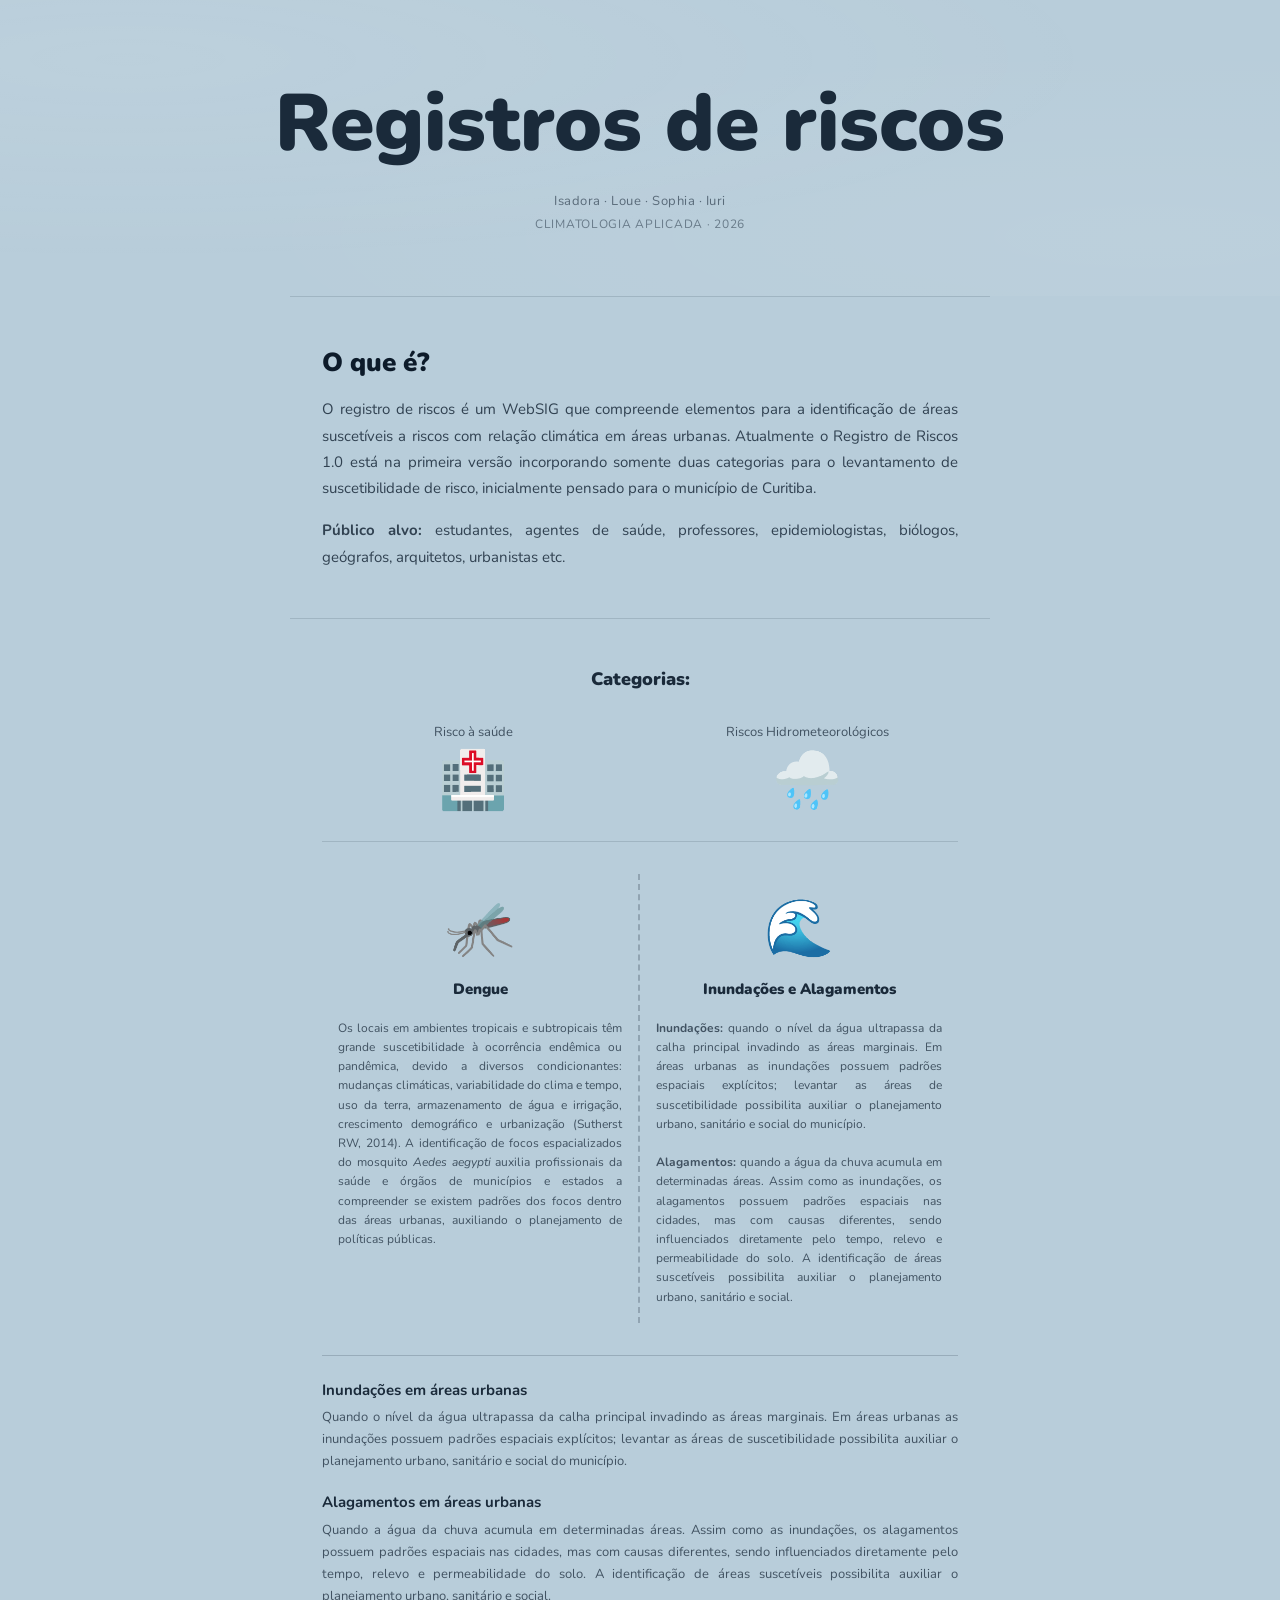
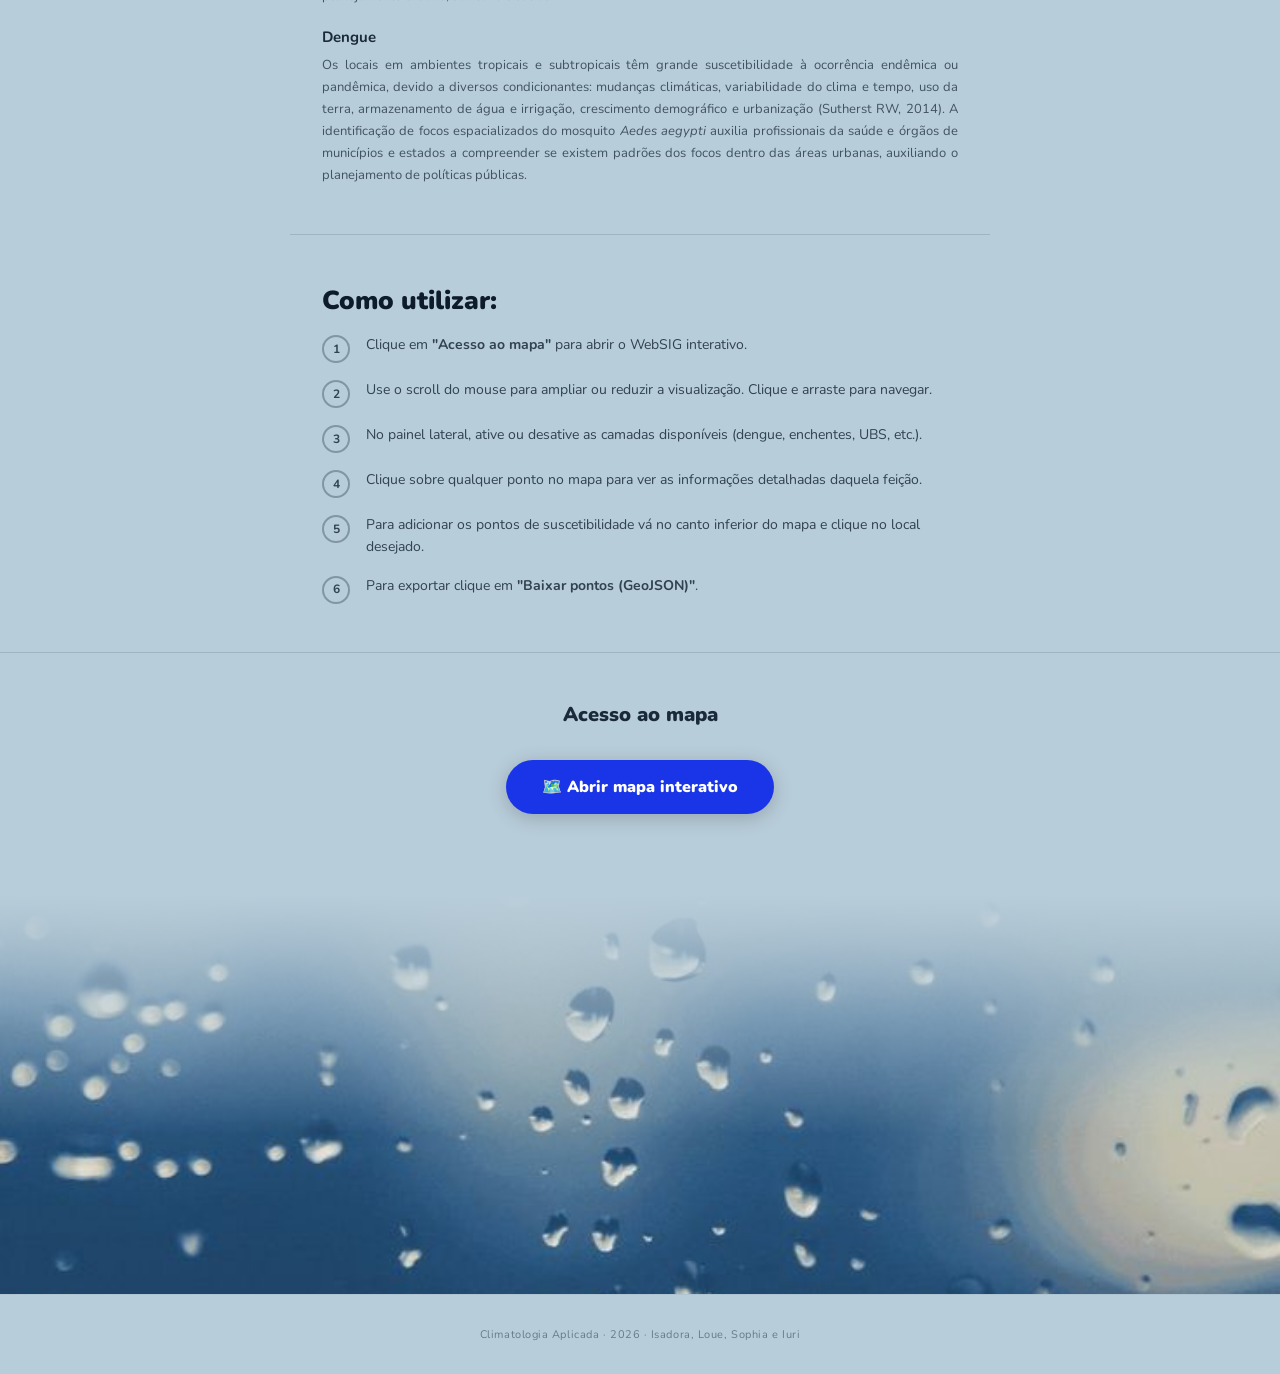
<file: index.html>
<!DOCTYPE html>
<html lang="pt-BR">
<head>
  <meta charset="UTF-8">
  <meta name="viewport" content="width=device-width, initial-scale=1.0">
  <title>Registros de Riscos</title>
  <link href="https://fonts.googleapis.com/css2?family=Nunito:wght@400;700;900&display=swap" rel="stylesheet">
  <style>
    *, *::before, *::after { box-sizing: border-box; margin: 0; padding: 0; }

    body {
      background: #B8CDDA;
      color: #1A2A3A;
      font-family: 'Nunito', sans-serif;
      min-height: 100vh;
    }

    /* HERO */
    .hero {
      text-align: center;
      padding: 5rem 2rem 4rem;
      background: #B8CDDA;
      position: relative;
      overflow: hidden;
    }
    .hero::before {
      content: '';
      position: absolute;
      inset: 0;
      background:
        radial-gradient(ellipse at 10% 20%, rgba(255,255,255,0.06) 0%, transparent 60%),
        radial-gradient(ellipse at 90% 80%, rgba(255,255,255,0.06) 0%, transparent 60%);
      pointer-events: none;
    }
    .hero h1 {
      font-size: clamp(2.8rem, 8vw, 5rem);
      font-weight: 900;
      line-height: 1.1;
      margin-bottom: 1rem;
      position: relative;
    }
    .hero .authors {
      font-size: 13px;
      opacity: 0.6;
      margin-top: 1.5rem;
      letter-spacing: 0.04em;
    }
    .hero .discipline {
      font-size: 12px;
      opacity: 0.5;
      margin-top: 0.4rem;
      letter-spacing: 0.06em;
      text-transform: uppercase;
    }

    /* SECTIONS */
    .section {
      max-width: 700px;
      margin: 0 auto;
      padding: 3rem 2rem;
      border-top: 1px solid rgba(26,42,58,0.15);
    }

    .section-title {
      font-size: 26px;
      font-weight: 900;
      margin-bottom: 1rem;
      color: #0D1B2A;
    }

    .section-text {
      font-size: 15px;
      line-height: 1.75;
      text-align: justify;
      opacity: 0.85;
    }

    /* CATEGORIAS */
    .categorias-title {
      text-align: center;
      font-size: 18px;
      font-weight: 900;
      margin-bottom: 2rem;
    }

    .categorias-grid {
      display: grid;
      grid-template-columns: 1fr 1fr;
      gap: 2rem;
      margin-bottom: 2rem;
    }

    .categoria-item {
      display: flex;
      flex-direction: column;
      align-items: center;
      gap: 0.75rem;
      text-align: center;
    }

    .categoria-item .icon {
      font-size: 3.5rem;
      line-height: 1;
    }

    .categoria-item .cat-label {
      font-size: 13px;
      opacity: 0.75;
    }

    /* DENGUE / ENCHENTES */
    .risks-grid {
      display: grid;
      grid-template-columns: 1fr 1fr;
      gap: 0;
      margin-top: 1.5rem;
      border-top: 1px solid rgba(26,42,58,0.15);
      padding-top: 2rem;
    }
    .risk-item {
      display: flex;
      flex-direction: column;
      align-items: center;
      gap: 0.75rem;
      text-align: center;
      padding: 1rem;
    }
    .risk-item:first-child {
      border-right: 2px dashed rgba(26,42,58,0.25);
    }
    .risk-item .risk-icon { font-size: 3.5rem; }
    .risk-inline-desc {
      font-size: 12px;
      line-height: 1.6;
      opacity: 0.75;
      text-align: justify;
      margin-top: 0.5rem;
    }
    .risk-item .risk-label {
      font-size: 15px;
      font-weight: 900;
    }

    /* COMO UTILIZAR */
    .steps-list {
      list-style: none;
      display: flex;
      flex-direction: column;
      gap: 1rem;
      margin-top: 1rem;
    }
    .steps-list li {
      display: flex;
      align-items: flex-start;
      gap: 1rem;
      font-size: 14px;
      line-height: 1.6;
      opacity: 0.85;
    }
    .steps-list li .num {
      min-width: 28px;
      height: 28px;
      border-radius: 50%;
      border: 2px solid rgba(26,42,58,0.4);
      display: flex;
      align-items: center;
      justify-content: center;
      font-size: 12px;
      font-weight: 700;
      flex-shrink: 0;
      margin-top: 1px;
    }

    /* CTA */
    .cta-section {
      text-align: center;
      padding: 3rem 2rem 5rem;
      border-top: 1px solid rgba(26,42,58,0.15);
    }
    .cta-section h2 {
      font-size: 20px;
      font-weight: 900;
      margin-bottom: 2rem;
    }
    .cta-btn {
      display: inline-flex;
      align-items: center;
      gap: 10px;
      background: #1A35E8;
      color: #ffffff;
      text-decoration: none;
      font-family: 'Nunito', sans-serif;
      font-size: 16px;
      font-weight: 900;
      padding: 16px 36px;
      border-radius: 50px;
      transition: transform 0.2s, box-shadow 0.2s;
      box-shadow: 0 4px 20px rgba(0,0,0,0.2);
    }
    .cta-btn:hover {
      transform: translateY(-2px);
      box-shadow: 0 8px 28px rgba(0,0,0,0.3);
    }

    /* CANVA EMBED */
    .embed-section {
      max-width: 500px;
      margin: 0 auto;
      padding: 0 2rem 3rem;
    }
    .embed-label {
      text-align: center;
      font-size: 12px;
      opacity: 0.5;
      margin-bottom: 1rem;
      text-transform: uppercase;
      letter-spacing: 0.1em;
    }
    .embed-wrapper {
      position: relative;
      width: 100%;
      height: 0;
      padding-top: 281.11%;
      overflow: hidden;
      border-radius: 8px;
      box-shadow: 0 2px 8px rgba(0,0,0,0.3);
    }
    .embed-wrapper iframe {
      position: absolute;
      width: 100%;
      height: 100%;
      top: 0; left: 0;
      border: none;
    }
    .embed-caption {
      text-align: center;
      font-size: 11px;
      opacity: 0.45;
      margin-top: 0.75rem;
    }
    .embed-caption a { color: #fff; }

    /* CATEGORIAS DESCRIÇÕES */
    .cat-descriptions {
      display: flex;
      flex-direction: column;
      gap: 1.25rem;
      margin-top: 2rem;
      border-top: 1px solid rgba(26,42,58,0.2);
      padding-top: 1.5rem;
    }
    .cat-desc-item {}
    .cat-desc-title {
      font-size: 15px;
      font-weight: 700;
      margin-bottom: 0.4rem;
    }
    .cat-desc-text {
      font-size: 13px;
      line-height: 1.7;
      opacity: 0.75;
      text-align: justify;
    }

    /* IMAGEM FINAL */
    .img-fade-section {
      position: relative;
      width: 100%;
      height: 400px;
      overflow: hidden;
      margin-top: 0;
    }
    .img-fade-bg {
      width: 100%;
      height: 100%;
      object-fit: cover;
      object-position: center;
      display: block;
    }
    .img-fade-overlay {
      position: absolute;
      top: 0;
      left: 0;
      width: 100%;
      height: 60%;
      background: linear-gradient(to bottom, #B8CDDA 0%, transparent 100%);
      z-index: 1;
      pointer-events: none;
    }

    /* FOOTER */
    footer {
      text-align: center;
      padding: 2rem;
      border-top: 1px solid rgba(26,42,58,0.1);
      font-size: 11px;
      opacity: 0.5;
      letter-spacing: 0.05em;
    }

    @media (max-width: 480px) {
      .categorias-grid { grid-template-columns: 1fr 1fr; gap: 1rem; }
    }
  </style>
</head>
<body>

  <div class="hero">
    <h1>Registros de riscos</h1>
    <p class="authors">Isadora · Loue · Sophia · Iuri</p>
    <p class="discipline">Climatologia Aplicada · 2026</p>
  </div>

  <div class="section">
    <p class="section-title">O que é?</p>
    <p class="section-text">
      O registro de riscos é um WebSIG que compreende elementos para a identificação de áreas suscetíveis a riscos com relação climática em áreas urbanas. Atualmente o Registro de Riscos 1.0 está na primeira versão incorporando somente duas categorias para o levantamento de suscetibilidade de risco, inicialmente pensado para o município de Curitiba.
    </p>
    <p class="section-text" style="margin-top:1rem;">
      <strong>Público alvo:</strong> estudantes, agentes de saúde, professores, epidemiologistas, biólogos, geógrafos, arquitetos, urbanistas etc.
    </p>
  </div>

  <div class="section">
    <p class="categorias-title">Categorias:</p>
    <div class="categorias-grid">
      <div class="categoria-item">
        <span class="cat-label">Risco à saúde</span>
        <div class="icon">🏥</div>
      </div>
      <div class="categoria-item">
        <span class="cat-label">Riscos Hidrometeorológicos</span>
        <div class="icon">🌧️</div>
      </div>
    </div>

    <div class="risks-grid">
      <div class="risk-item">
        <div class="risk-icon">🦟</div>
        <p class="risk-label">Dengue</p>
        <p class="risk-inline-desc">Os locais em ambientes tropicais e subtropicais têm grande suscetibilidade à ocorrência endêmica ou pandêmica, devido a diversos condicionantes: mudanças climáticas, variabilidade do clima e tempo, uso da terra, armazenamento de água e irrigação, crescimento demográfico e urbanização (Sutherst RW, 2014). A identificação de focos espacializados do mosquito <em>Aedes aegypti</em> auxilia profissionais da saúde e órgãos de municípios e estados a compreender se existem padrões dos focos dentro das áreas urbanas, auxiliando o planejamento de políticas públicas.</p>
      </div>
      <div class="risk-item">
        <div class="risk-icon">🌊</div>
        <p class="risk-label">Inundações e Alagamentos</p>
        <p class="risk-inline-desc"><strong>Inundações:</strong> quando o nível da água ultrapassa da calha principal invadindo as áreas marginais. Em áreas urbanas as inundações possuem padrões espaciais explícitos; levantar as áreas de suscetibilidade possibilita auxiliar o planejamento urbano, sanitário e social do município.<br><br><strong>Alagamentos:</strong> quando a água da chuva acumula em determinadas áreas. Assim como as inundações, os alagamentos possuem padrões espaciais nas cidades, mas com causas diferentes, sendo influenciados diretamente pelo tempo, relevo e permeabilidade do solo. A identificação de áreas suscetíveis possibilita auxiliar o planejamento urbano, sanitário e social.</p>
      </div>
    </div>

    <div class="cat-descriptions">
      <div class="cat-desc-item">
        <p class="cat-desc-title">Inundações em áreas urbanas</p>
        <p class="cat-desc-text">Quando o nível da água ultrapassa da calha principal invadindo as áreas marginais. Em áreas urbanas as inundações possuem padrões espaciais explícitos; levantar as áreas de suscetibilidade possibilita auxiliar o planejamento urbano, sanitário e social do município.</p>
      </div>
      <div class="cat-desc-item">
        <p class="cat-desc-title">Alagamentos em áreas urbanas</p>
        <p class="cat-desc-text">Quando a água da chuva acumula em determinadas áreas. Assim como as inundações, os alagamentos possuem padrões espaciais nas cidades, mas com causas diferentes, sendo influenciados diretamente pelo tempo, relevo e permeabilidade do solo. A identificação de áreas suscetíveis possibilita auxiliar o planejamento urbano, sanitário e social.</p>
      </div>
      <div class="cat-desc-item">
        <p class="cat-desc-title">Dengue</p>
        <p class="cat-desc-text">Os locais em ambientes tropicais e subtropicais têm grande suscetibilidade à ocorrência endêmica ou pandêmica, devido a diversos condicionantes: mudanças climáticas, variabilidade do clima e tempo, uso da terra, armazenamento de água e irrigação, crescimento demográfico e urbanização (Sutherst RW, 2014). A identificação de focos espacializados do mosquito <em>Aedes aegypti</em> auxilia profissionais da saúde e órgãos de municípios e estados a compreender se existem padrões dos focos dentro das áreas urbanas, auxiliando o planejamento de políticas públicas.</p>
      </div>
    </div>
  </div>

  <div class="section">
    <p class="section-title">Como utilizar:</p>
    <ul class="steps-list">
      <li>
        <span class="num">1</span>
        <span>Clique em <strong>"Acesso ao mapa"</strong> para abrir o WebSIG interativo.</span>
      </li>
      <li>
        <span class="num">2</span>
        <span>Use o scroll do mouse para ampliar ou reduzir a visualização. Clique e arraste para navegar.</span>
      </li>
      <li>
        <span class="num">3</span>
        <span>No painel lateral, ative ou desative as camadas disponíveis (dengue, enchentes, UBS, etc.).</span>
      </li>
      <li>
        <span class="num">4</span>
        <span>Clique sobre qualquer ponto no mapa para ver as informações detalhadas daquela feição.</span>
      </li>
      <li>
        <span class="num">5</span>
        <span>Para adicionar os pontos de suscetibilidade vá no canto inferior do mapa e clique no local desejado.</span>
      </li>
      <li>
        <span class="num">6</span>
        <span>Para exportar clique em <strong>"Baixar pontos (GeoJSON)"</strong>.</span>
      </li>
    </ul>
  </div>

  <div class="cta-section">
    <h2>Acesso ao mapa</h2>
    <a href="index_.html" class="cta-btn">
      🗺️ Abrir mapa interativo
    </a>
  </div>



  <div class="img-fade-section">
    <div class="img-fade-overlay"></div>
    <img src="images/chuva.jpg" alt="Chuva" class="img-fade-bg">
  </div>

  <footer>
    Climatologia Aplicada · 2026 · Isadora, Loue, Sophia e Iuri
  </footer>

</body>
</html>
</file>
